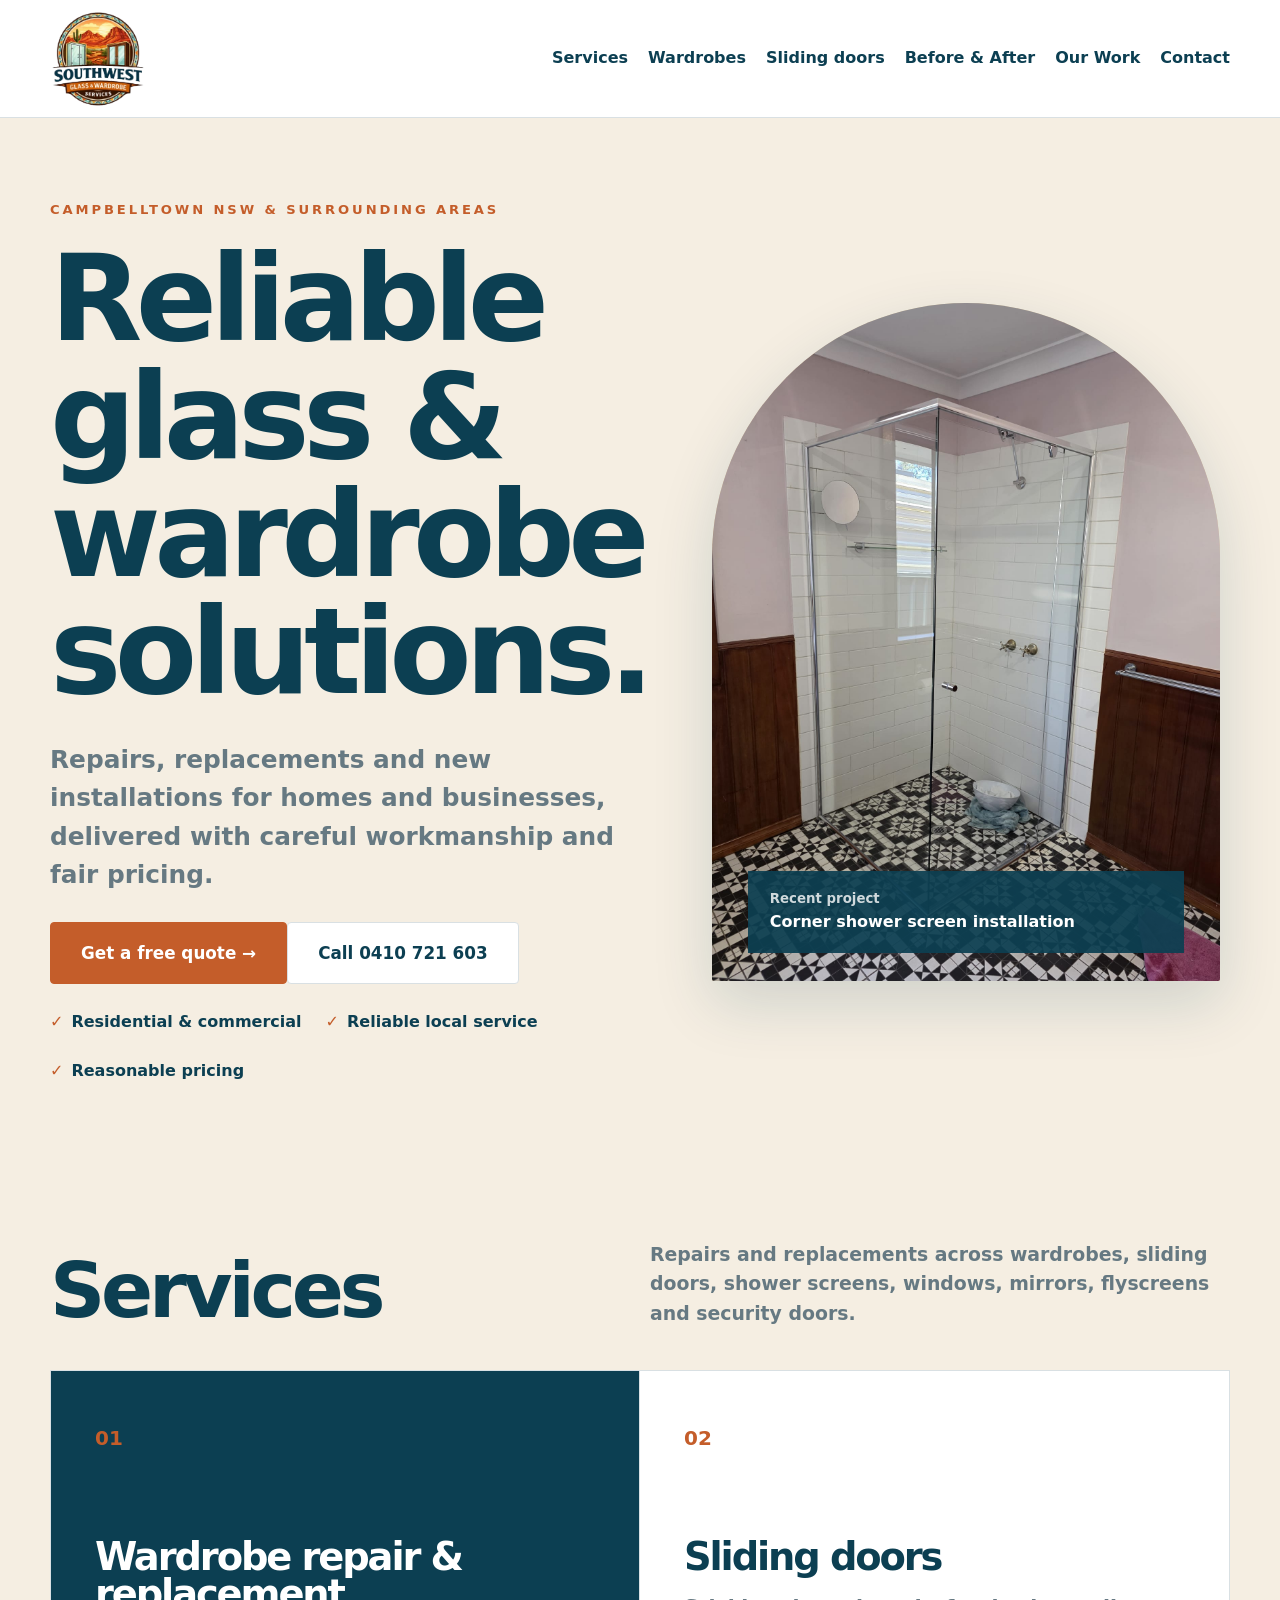
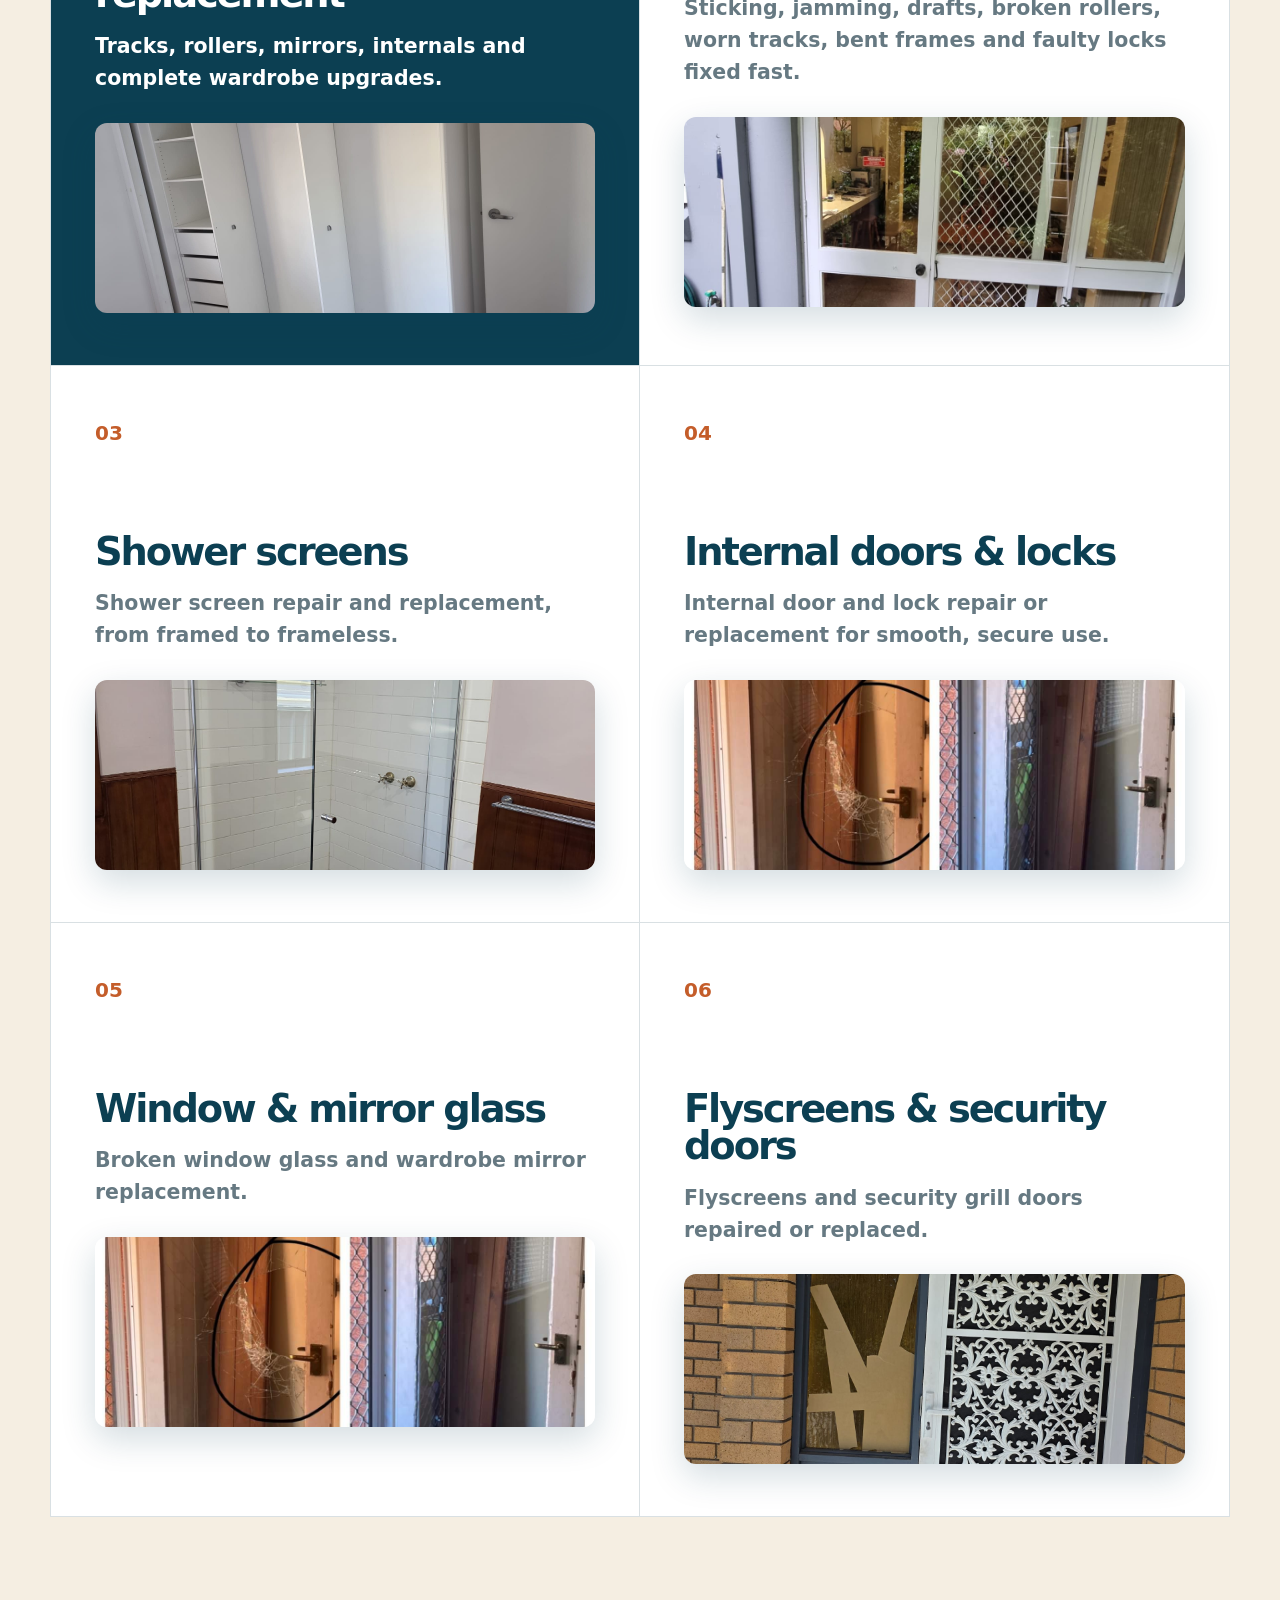
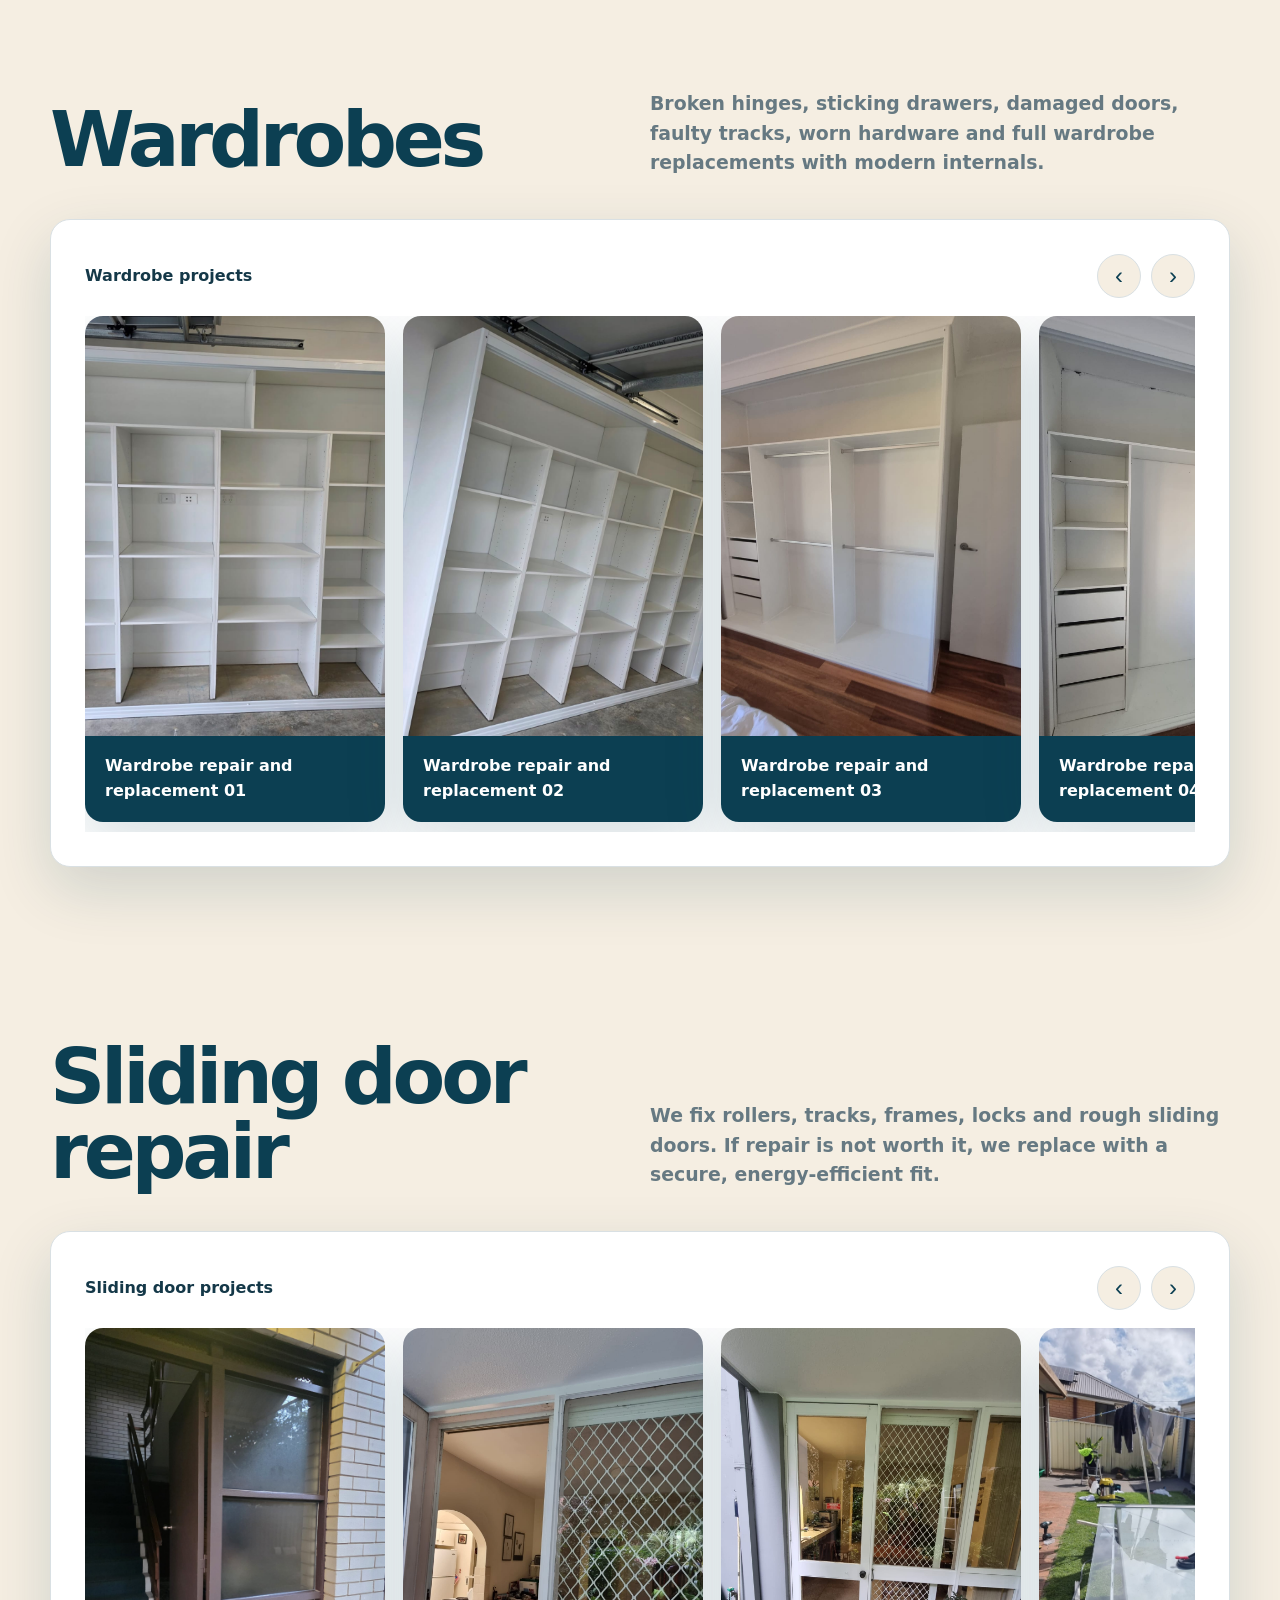
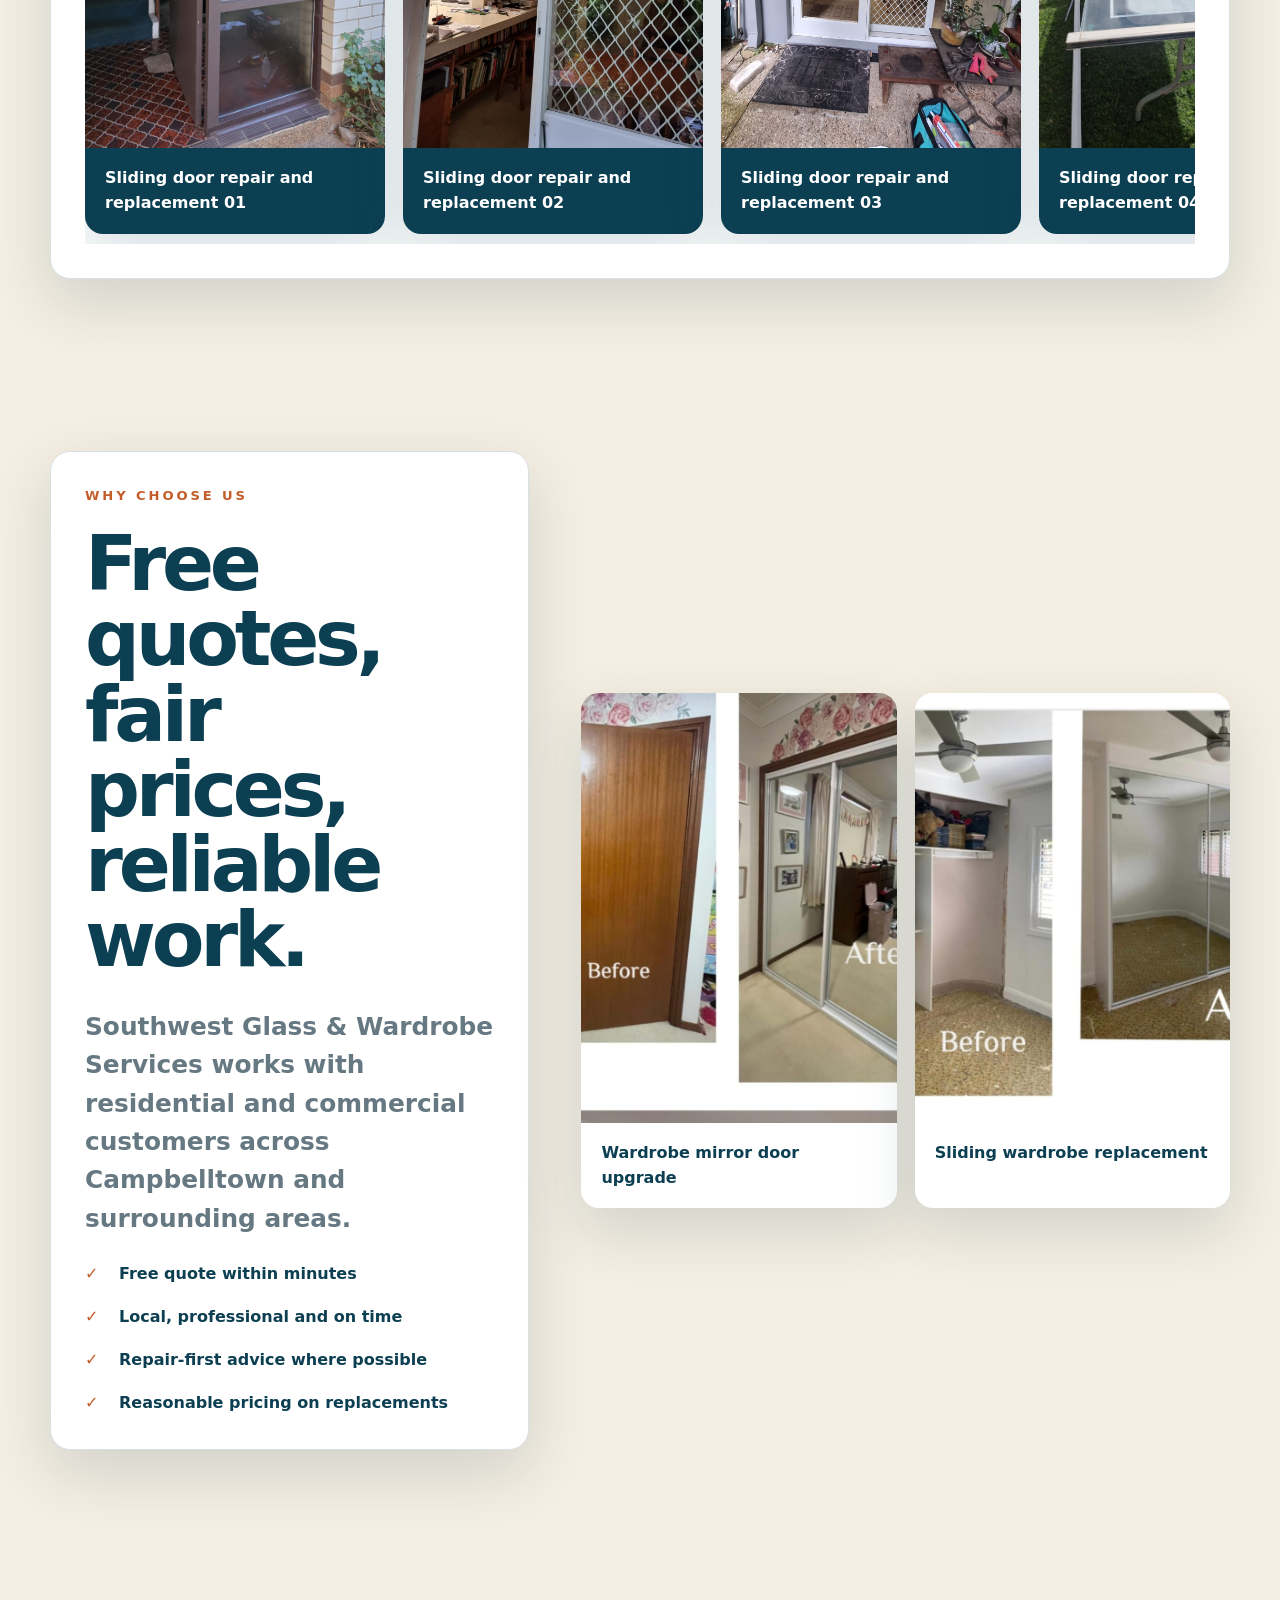
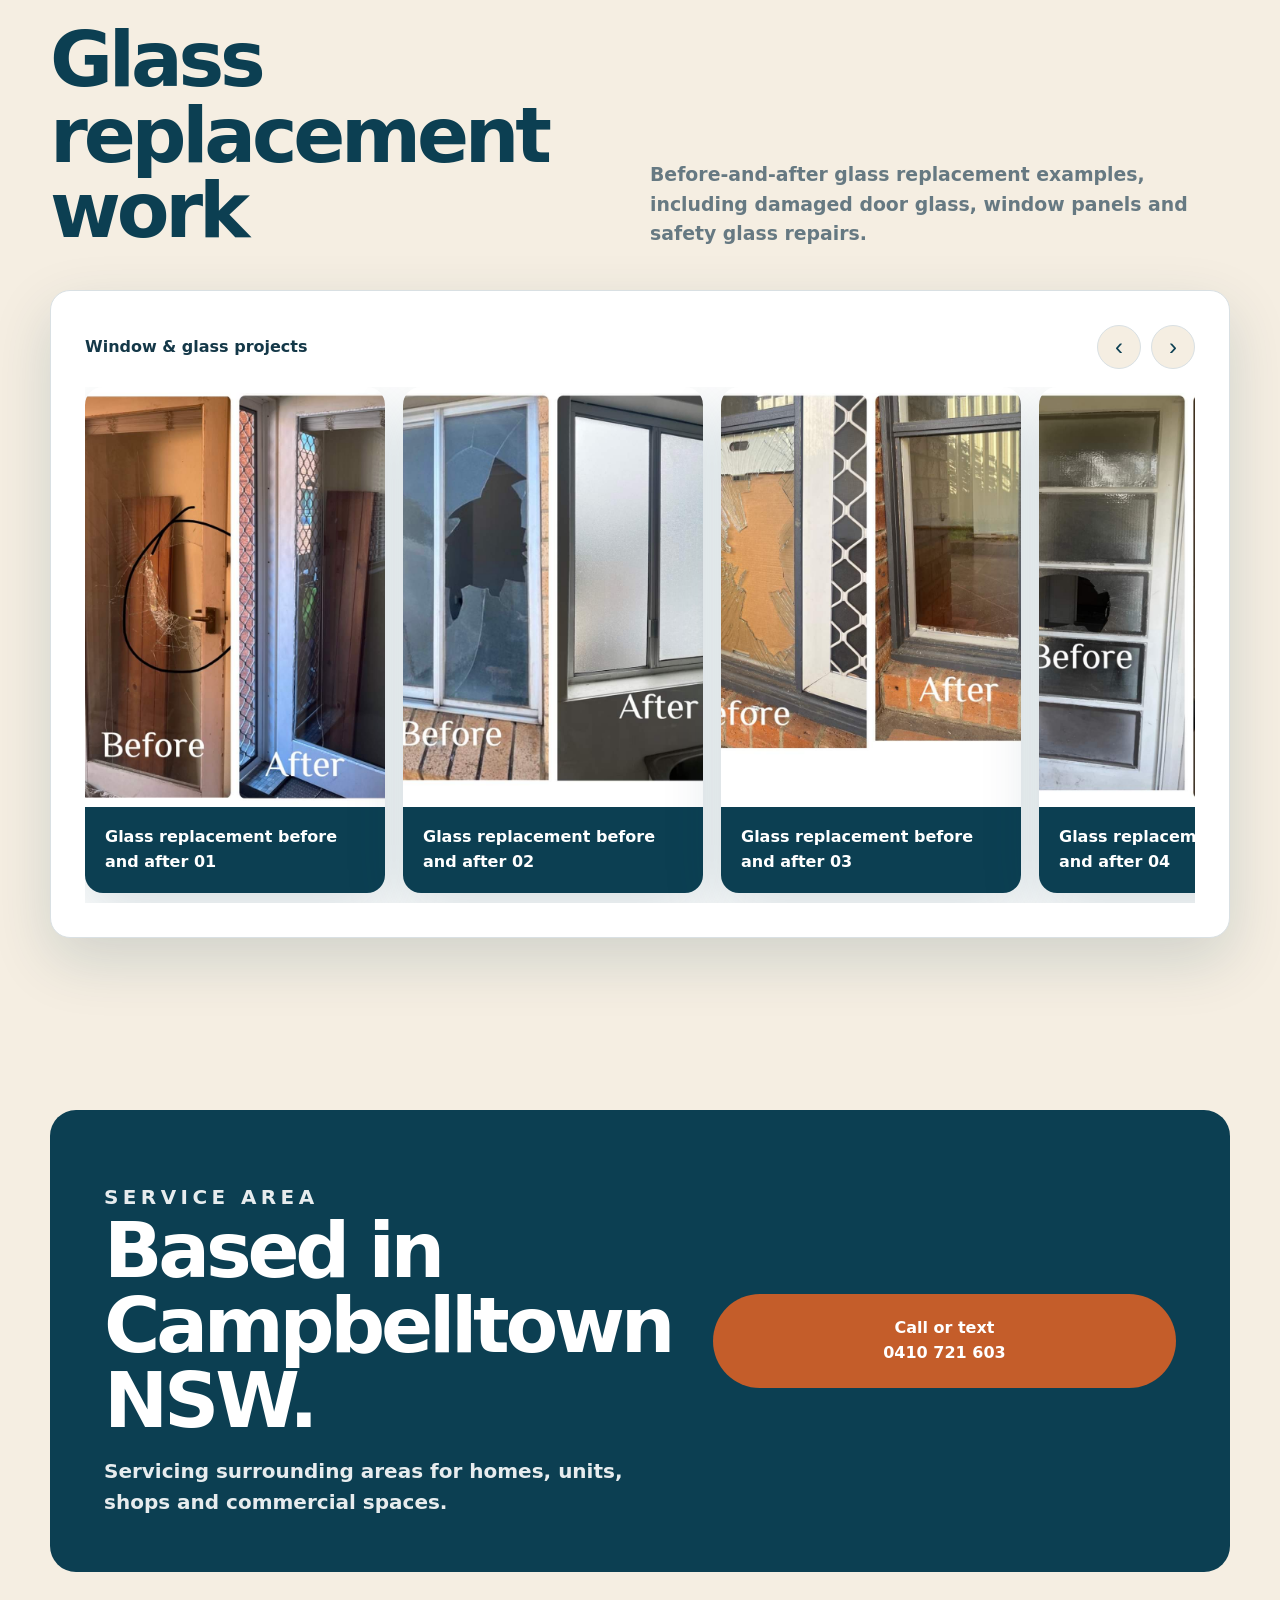
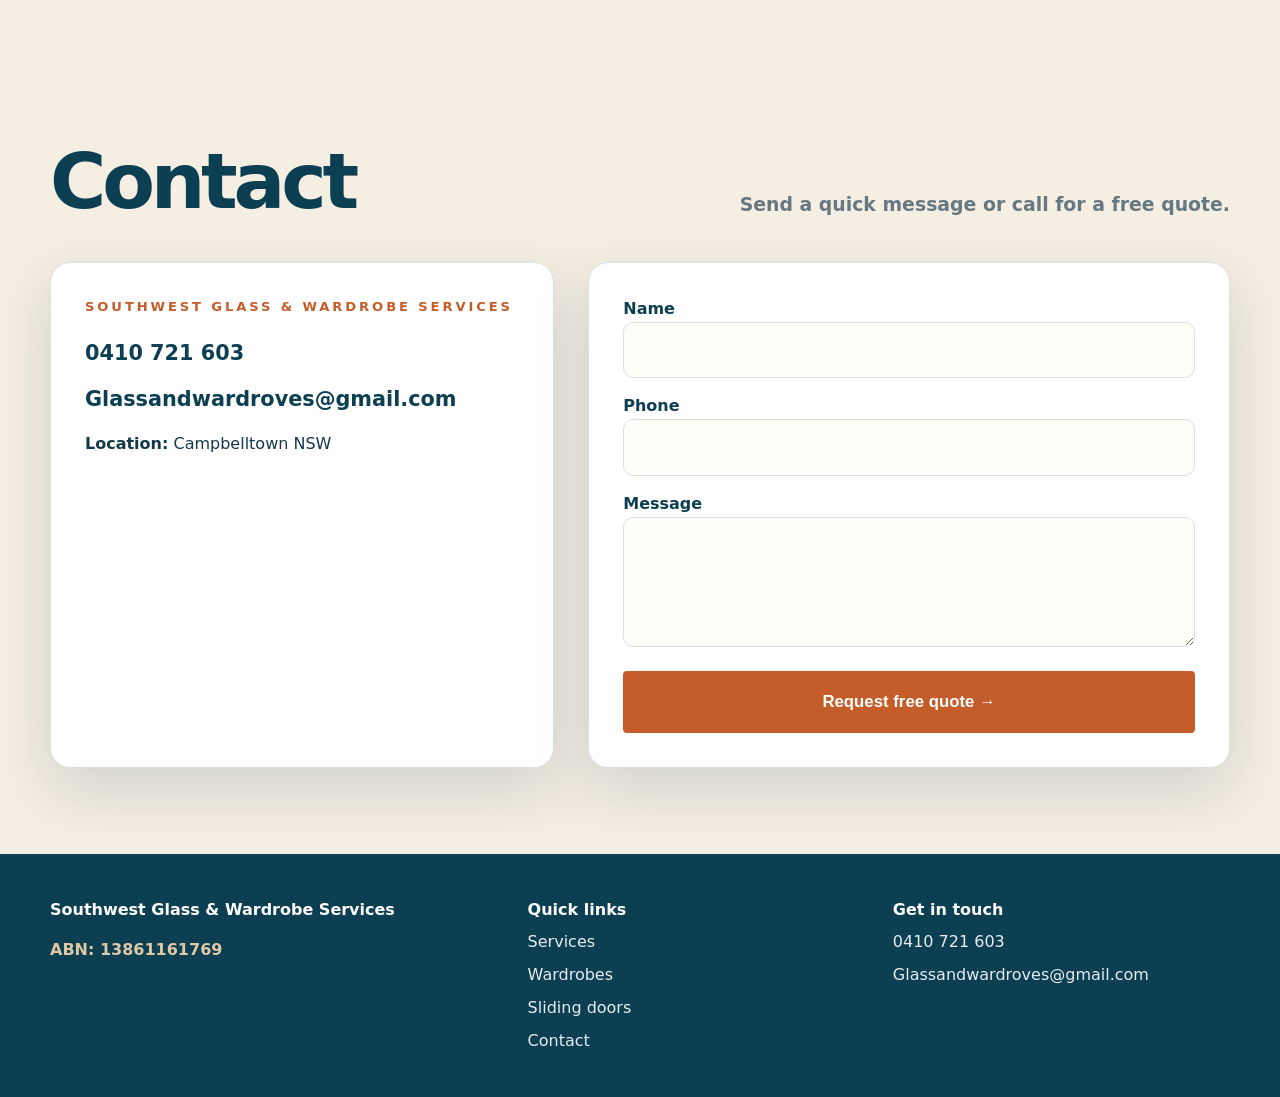
<file: index.html>
<!doctype html>
<html lang="en">
<head>
  <meta charset="utf-8">
  <meta name="viewport" content="width=device-width, initial-scale=1">
  <title>Southwest Glass & Wardrobe Services | Campbelltown NSW</title>
  <meta name="description" content="Glass, wardrobe, sliding door, shower screen, flyscreen and security door repairs and replacements around Campbelltown NSW.">
  <style>
    :root{--navy:#0c3f52;--orange:#c45d2a;--cream:#f5eee2;--tan:#dfc8a6;--ink:#143848;--muted:#667982;--line:#d9e0e3;--white:#fff;--shadow:0 22px 60px rgba(12,63,82,.16)}
    *{box-sizing:border-box}html{scroll-behavior:smooth}body{margin:0;color:var(--ink);background:var(--cream);font-family:Inter,ui-sans-serif,system-ui,-apple-system,BlinkMacSystemFont,"Segoe UI",sans-serif;line-height:1.55}a{color:inherit;text-decoration:none}img{display:block;max-width:100%}.container{width:min(1180px,calc(100% - 44px));margin:auto}.skip{position:absolute;left:10px;top:8px;color:var(--navy)}
    header{height:118px;background:var(--white);border-bottom:1px solid var(--line);position:sticky;top:0;z-index:20}.header-inner{height:100%;display:flex;align-items:center;justify-content:space-between;gap:28px}.brand{width:96px;flex:0 0 96px;display:flex;align-items:center}.brand img{width:96px;height:96px;object-fit:contain}.site-nav{display:flex;align-items:center;gap:20px;font-weight:800;color:var(--navy);white-space:nowrap}.site-nav a:hover{color:var(--orange)}.menu{display:none;width:52px;height:52px;border:0;background:transparent;color:var(--navy);font-size:40px;line-height:1;cursor:pointer}
    .hero{padding:82px 0 70px}.hero-grid{display:grid;grid-template-columns:1.02fr .98fr;gap:64px;align-items:center}.eyebrow{margin:0 0 20px;color:var(--orange);text-transform:uppercase;letter-spacing:.22em;font-weight:900;font-size:.82rem}h1,h2,h3{margin:0;line-height:.98;letter-spacing:-.055em}h1{font-size:clamp(4.2rem,9.8vw,7.5rem);color:var(--navy)}h2{font-size:clamp(2.7rem,6vw,5rem);color:var(--navy)}h3{font-size:clamp(1.7rem,3vw,2.4rem);color:var(--navy)}.lead{margin:30px 0 0;max-width:650px;color:var(--muted);font-size:clamp(1.2rem,2.4vw,1.55rem);font-weight:650}.actions{display:flex;gap:0;margin-top:28px;flex-wrap:wrap}.btn{display:inline-flex;min-height:62px;align-items:center;justify-content:center;padding:0 30px;border-radius:4px;border:1px solid var(--line);font-weight:900;font-size:1.05rem}.primary{background:var(--orange);color:white;border-color:var(--orange)}.secondary{background:white;color:var(--navy)}.ticks{display:flex;gap:24px;flex-wrap:wrap;margin-top:26px;color:var(--navy);font-weight:900}.ticks span:before{content:"✓";color:var(--orange);margin-right:8px}.hero-card{border-radius:999px 999px 8px 8px;overflow:hidden;box-shadow:var(--shadow);position:relative;background:var(--tan);min-height:560px}.hero-card img{width:100%;height:100%;min-height:560px;object-fit:cover}.project-label{position:absolute;left:36px;right:36px;bottom:28px;background:rgba(12,63,82,.92);color:white;padding:18px 22px;font-weight:900}.project-label small{display:block;opacity:.8}
    section{padding:86px 0}.section-head{display:flex;justify-content:space-between;gap:32px;align-items:end;margin-bottom:42px}.section-head p{max-width:580px;margin:0;color:var(--muted);font-weight:650;font-size:1.18rem}.services-grid{display:grid;grid-template-columns:repeat(2,minmax(0,1fr));border:1px solid var(--line);background:white}.service-card{min-height:280px;padding:52px 44px;border-right:1px solid var(--line);border-bottom:1px solid var(--line);background:white;overflow:hidden}.service-card:nth-child(2n){border-right:0}.service-card:nth-last-child(-n+2){border-bottom:0}.service-card.featured{background:var(--navy);color:white}.service-card.featured h3,.service-card.featured p{color:white}.service-card img{width:100%;height:190px;object-fit:cover;border-radius:12px;margin-top:28px;box-shadow:0 12px 34px rgba(12,63,82,.18)}.service-num{color:var(--orange);font-weight:900;margin-bottom:84px;font-size:1.25rem}.service-card p{color:var(--muted);font-size:1.28rem;font-weight:650;margin:18px 0 0}
    .split{display:grid;grid-template-columns:.85fr 1.15fr;gap:52px;align-items:center}.about-box,.contact-card,form,.slider-wrap{background:white;border:1px solid var(--line);border-radius:20px;padding:34px;box-shadow:var(--shadow)}.about-list{display:grid;gap:18px;margin-top:24px}.about-list div{padding-left:34px;position:relative;font-weight:800;color:var(--navy)}.about-list div:before{content:"✓";position:absolute;left:0;color:var(--orange)}.before-after{display:grid;grid-template-columns:repeat(2,1fr);gap:18px}figure{margin:0;background:white;border-radius:18px;overflow:hidden;box-shadow:var(--shadow)}figure img{width:100%;height:430px;object-fit:cover}figcaption{padding:18px 20px;font-weight:900;color:var(--navy)}.slider-top{display:flex;justify-content:space-between;align-items:center;gap:16px;margin-bottom:18px}.slider-controls{display:flex;gap:10px}.slider-controls button{width:44px;height:44px;border-radius:50%;border:1px solid var(--line);background:var(--cream);color:var(--navy);font-size:24px;cursor:pointer}.slider{display:grid;grid-auto-flow:column;grid-auto-columns:minmax(300px,36%);gap:18px;overflow-x:auto;scroll-snap-type:x mandatory;padding-bottom:10px}.slide-card{scroll-snap-align:start}.slide-card img{height:420px}.slide-card figcaption{background:var(--navy);color:white}
    .area{background:var(--navy);color:white;border-radius:26px;padding:54px;display:grid;grid-template-columns:1fr .8fr;gap:30px;align-items:center}.area h2,.area p{color:white}.area p{font-size:1.25rem;font-weight:650;margin:18px 0 0;opacity:.9}.badge{background:var(--orange);color:white;border-radius:999px;padding:22px 28px;font-weight:900;text-align:center}.contact-grid{display:grid;grid-template-columns:.88fr 1.12fr;gap:34px}.contact-card a{display:block;color:var(--navy);font-weight:900;font-size:1.3rem;margin-top:14px}form{display:grid;gap:16px}label{font-weight:900;color:var(--navy)}input,textarea{width:100%;border:1px solid var(--line);border-radius:10px;padding:15px 16px;font:inherit;background:#fffdf8}textarea{min-height:130px;resize:vertical}.submit{border:0;cursor:pointer}footer{background:var(--navy);color:white;padding:44px 0}.footer-grid{display:grid;grid-template-columns:1.2fr .9fr .9fr;gap:28px}footer a{display:block;margin-top:8px;opacity:.9}.abn{color:var(--tan);font-weight:900}
    @media(max-width:1050px){.hero-grid,.split,.contact-grid,.area{grid-template-columns:1fr}.hero-card{max-width:720px}.section-head{display:block}.section-head p{margin-top:18px}}
    @media(max-width:850px){header{height:104px}.container{width:min(100% - 34px,1180px)}.brand,.brand img{width:82px;height:82px}.brand{flex-basis:82px}.menu{display:inline-flex;align-items:center;justify-content:center}.site-nav{position:absolute;top:104px;left:0;right:0;display:none;flex-direction:column;align-items:stretch;gap:0;background:white;border-bottom:1px solid var(--line);padding:0 22px 22px}.site-nav.open{display:flex}.site-nav a{padding:15px 0;border-bottom:1px solid var(--line)}.hero{padding-top:66px}h1{font-size:clamp(3.8rem,14vw,6.7rem)}.services-grid{grid-template-columns:1fr}.service-card{border-right:0}.service-card:nth-last-child(2){border-bottom:1px solid var(--line)}.before-after{grid-template-columns:1fr}.slider{grid-auto-columns:78%}.footer-grid{grid-template-columns:1fr}}
    @media(max-width:600px){header{height:96px}.brand,.brand img{width:74px;height:74px}.brand{flex-basis:74px}.menu{width:48px;height:48px;font-size:38px}.site-nav{top:96px}.hero{padding:48px 0 46px}.actions{display:grid;grid-template-columns:1fr}.btn{width:100%}.hero-card,.hero-card img{min-height:410px}section{padding:58px 0}.service-card{padding:38px 28px}.service-num{margin-bottom:54px}figure img,.slide-card img{height:360px}.slider{grid-auto-columns:88%}.area{padding:34px 24px}.contact-card,form{padding:26px}}
  </style>
</head>
<body>
  <a class="skip" href="#main">Skip to content</a>
  <header id="home"><div class="container header-inner"><a class="brand" href="#home" aria-label="Southwest Glass & Wardrobe Services home"><img src="assets/southwest-logo.png" alt="Southwest Glass & Wardrobe Services logo"></a><button class="menu" type="button" aria-label="Open menu" aria-expanded="false">☰</button><nav class="site-nav" aria-label="Main navigation"><a href="#services">Services</a><a href="#wardrobes">Wardrobes</a><a href="#sliding-doors">Sliding doors</a><a href="#before-after">Before &amp; After</a><a href="#work">Our Work</a><a href="#contact">Contact</a></nav></div></header>
  <main id="main">
    <section class="hero"><div class="container hero-grid"><div><p class="eyebrow">Campbelltown NSW &amp; surrounding areas</p><h1>Reliable glass &amp; wardrobe solutions.</h1><p class="lead">Repairs, replacements and new installations for homes and businesses, delivered with careful workmanship and fair pricing.</p><div class="actions"><a class="btn primary" href="#contact">Get a free quote →</a><a class="btn secondary" href="tel:0410721603">Call 0410 721 603</a></div><div class="ticks"><span>Residential &amp; commercial</span><span>Reliable local service</span><span>Reasonable pricing</span></div></div><div class="hero-card"><img src="assets/work/hero-shower.jpeg" alt="Recent shower screen installation"><div class="project-label"><small>Recent project</small>Corner shower screen installation</div></div></div></section>
    <section id="services"><div class="container"><div class="section-head"><h2>Services</h2><p>Repairs and replacements across wardrobes, sliding doors, shower screens, windows, mirrors, flyscreens and security doors.</p></div><div class="services-grid"><article class="service-card featured"><div class="service-num">01</div><h3>Wardrobe repair &amp; replacement</h3><p>Tracks, rollers, mirrors, internals and complete wardrobe upgrades.</p><img src="assets/wardrobes/wardrobe-08.jpeg" alt="Wardrobe repair and replacement"></article><article class="service-card"><div class="service-num">02</div><h3>Sliding doors</h3><p>Sticking, jamming, drafts, broken rollers, worn tracks, bent frames and faulty locks fixed fast.</p><img src="assets/sliding-doors/sliding-03.jpeg" alt="Sliding door repair"></article><article class="service-card"><div class="service-num">03</div><h3>Shower screens</h3><p>Shower screen repair and replacement, from framed to frameless.</p><img src="assets/work/hero-shower.jpeg" alt="Shower screen replacement"></article><article class="service-card"><div class="service-num">04</div><h3>Internal doors &amp; locks</h3><p>Internal door and lock repair or replacement for smooth, secure use.</p><img src="assets/glass-slider/glass-01.jpeg" alt="Internal glass door repair"></article><article class="service-card"><div class="service-num">05</div><h3>Window &amp; mirror glass</h3><p>Broken window glass and wardrobe mirror replacement.</p><img src="assets/glass-slider/glass-01.jpeg" alt="Window glass replacement"></article><article class="service-card"><div class="service-num">06</div><h3>Flyscreens &amp; security doors</h3><p>Flyscreens and security grill doors repaired or replaced.</p><img src="assets/sliding-doors/sliding-11.jpeg" alt="Security screen door repair"></article></div></div></section>
    <section id="wardrobes"><div class="container"><div class="section-head"><h2>Wardrobes</h2><p>Broken hinges, sticking drawers, damaged doors, faulty tracks, worn hardware and full wardrobe replacements with modern internals.</p></div><div class="slider-wrap"><div class="slider-top"><strong>Wardrobe projects</strong><div class="slider-controls"><button data-slider="wardrobe" data-dir="-1">‹</button><button data-slider="wardrobe" data-dir="1">›</button></div></div><div class="slider" id="wardrobe-slider"></div></div></div></section>
    <section id="sliding-doors"><div class="container"><div class="section-head"><h2>Sliding door repair</h2><p>We fix rollers, tracks, frames, locks and rough sliding doors. If repair is not worth it, we replace with a secure, energy-efficient fit.</p></div><div class="slider-wrap"><div class="slider-top"><strong>Sliding door projects</strong><div class="slider-controls"><button data-slider="sliding" data-dir="-1">‹</button><button data-slider="sliding" data-dir="1">›</button></div></div><div class="slider" id="sliding-slider"></div></div></div></section>
    <section id="before-after"><div class="container split"><div class="about-box"><p class="eyebrow">Why choose us</p><h2>Free quotes, fair prices, reliable work.</h2><p class="lead">Southwest Glass &amp; Wardrobe Services works with residential and commercial customers across Campbelltown and surrounding areas.</p><div class="about-list"><div>Free quote within minutes</div><div>Local, professional and on time</div><div>Repair-first advice where possible</div><div>Reasonable pricing on replacements</div></div></div><div class="before-after"><figure><img src="assets/work/before-after-1.jpeg" alt="Wardrobe before and after"><figcaption>Wardrobe mirror door upgrade</figcaption></figure><figure><img src="assets/work/before-after-2.jpeg" alt="Wardrobe before and after"><figcaption>Sliding wardrobe replacement</figcaption></figure></div></div></section>
    <section id="work"><div class="container"><div class="section-head"><h2>Glass replacement work</h2><p>Before-and-after glass replacement examples, including damaged door glass, window panels and safety glass repairs.</p></div><div class="slider-wrap"><div class="slider-top"><strong>Window &amp; glass projects</strong><div class="slider-controls"><button data-slider="glass" data-dir="-1">‹</button><button data-slider="glass" data-dir="1">›</button></div></div><div class="slider" id="glass-slider"></div></div></div></section>
    <section><div class="container area"><div><p class="eyebrow">Service area</p><h2>Based in Campbelltown NSW.</h2><p>Servicing surrounding areas for homes, units, shops and commercial spaces.</p></div><div class="badge">Call or text<br>0410 721 603</div></div></section>
    <section id="contact"><div class="container"><div class="section-head"><h2>Contact</h2><p>Send a quick message or call for a free quote.</p></div><div class="contact-grid"><div class="contact-card"><p class="eyebrow">Southwest Glass &amp; Wardrobe Services</p><a href="tel:0410721603">0410 721 603</a><a href="mailto:Glassandwardroves@gmail.com">Glassandwardroves@gmail.com</a><p><strong>Location:</strong> Campbelltown NSW</p></div><form action="mailto:Glassandwardroves@gmail.com" method="post" enctype="text/plain"><div><label for="name">Name</label><input id="name" name="name" autocomplete="name" required></div><div><label for="phone">Phone</label><input id="phone" name="phone" autocomplete="tel" required></div><div><label for="message">Message</label><textarea id="message" name="message" required></textarea></div><button class="btn primary submit" type="submit">Request free quote →</button></form></div></div></section>
  </main>
  <footer><div class="container footer-grid"><div><strong>Southwest Glass &amp; Wardrobe Services</strong><p class="abn">ABN: 13861161769</p></div><div><strong>Quick links</strong><a href="#services">Services</a><a href="#wardrobes">Wardrobes</a><a href="#sliding-doors">Sliding doors</a><a href="#contact">Contact</a></div><div><strong>Get in touch</strong><a href="tel:0410721603">0410 721 603</a><a href="mailto:Glassandwardroves@gmail.com">Glassandwardroves@gmail.com</a></div></div></footer>
  <script>
    const menu=document.querySelector('.menu'),nav=document.querySelector('.site-nav');menu.addEventListener('click',()=>{const o=nav.classList.toggle('open');menu.setAttribute('aria-expanded',String(o))});nav.querySelectorAll('a').forEach(a=>a.addEventListener('click',()=>{nav.classList.remove('open');menu.setAttribute('aria-expanded','false')}));
    const galleries={wardrobe:Array.from({length:17},(_,i)=>`assets/wardrobes/wardrobe-${String(i+1).padStart(2,'0')}.jpeg`),sliding:Array.from({length:14},(_,i)=>`assets/sliding-doors/sliding-${String(i+1).padStart(2,'0')}.jpeg`),glass:Array.from({length:7},(_,i)=>`assets/glass-slider/glass-${String(i+1).padStart(2,'0')}.jpeg`)};
    const labels={wardrobe:'Wardrobe repair and replacement',sliding:'Sliding door repair and replacement',glass:'Glass replacement before and after'};Object.entries(galleries).forEach(([k,imgs])=>{document.getElementById(`${k}-slider`).innerHTML=imgs.map((src,i)=>`<figure class="slide-card"><img src="${src}" alt="${labels[k]} photo ${i+1}" loading="lazy"><figcaption>${labels[k]} ${String(i+1).padStart(2,'0')}</figcaption></figure>`).join('')});document.querySelectorAll('[data-slider]').forEach(b=>b.addEventListener('click',()=>document.getElementById(`${b.dataset.slider}-slider`).scrollBy({left:Number(b.dataset.dir)*document.getElementById(`${b.dataset.slider}-slider`).clientWidth*.85,behavior:'smooth'})));
  </script>
</body>
</html>
</file>
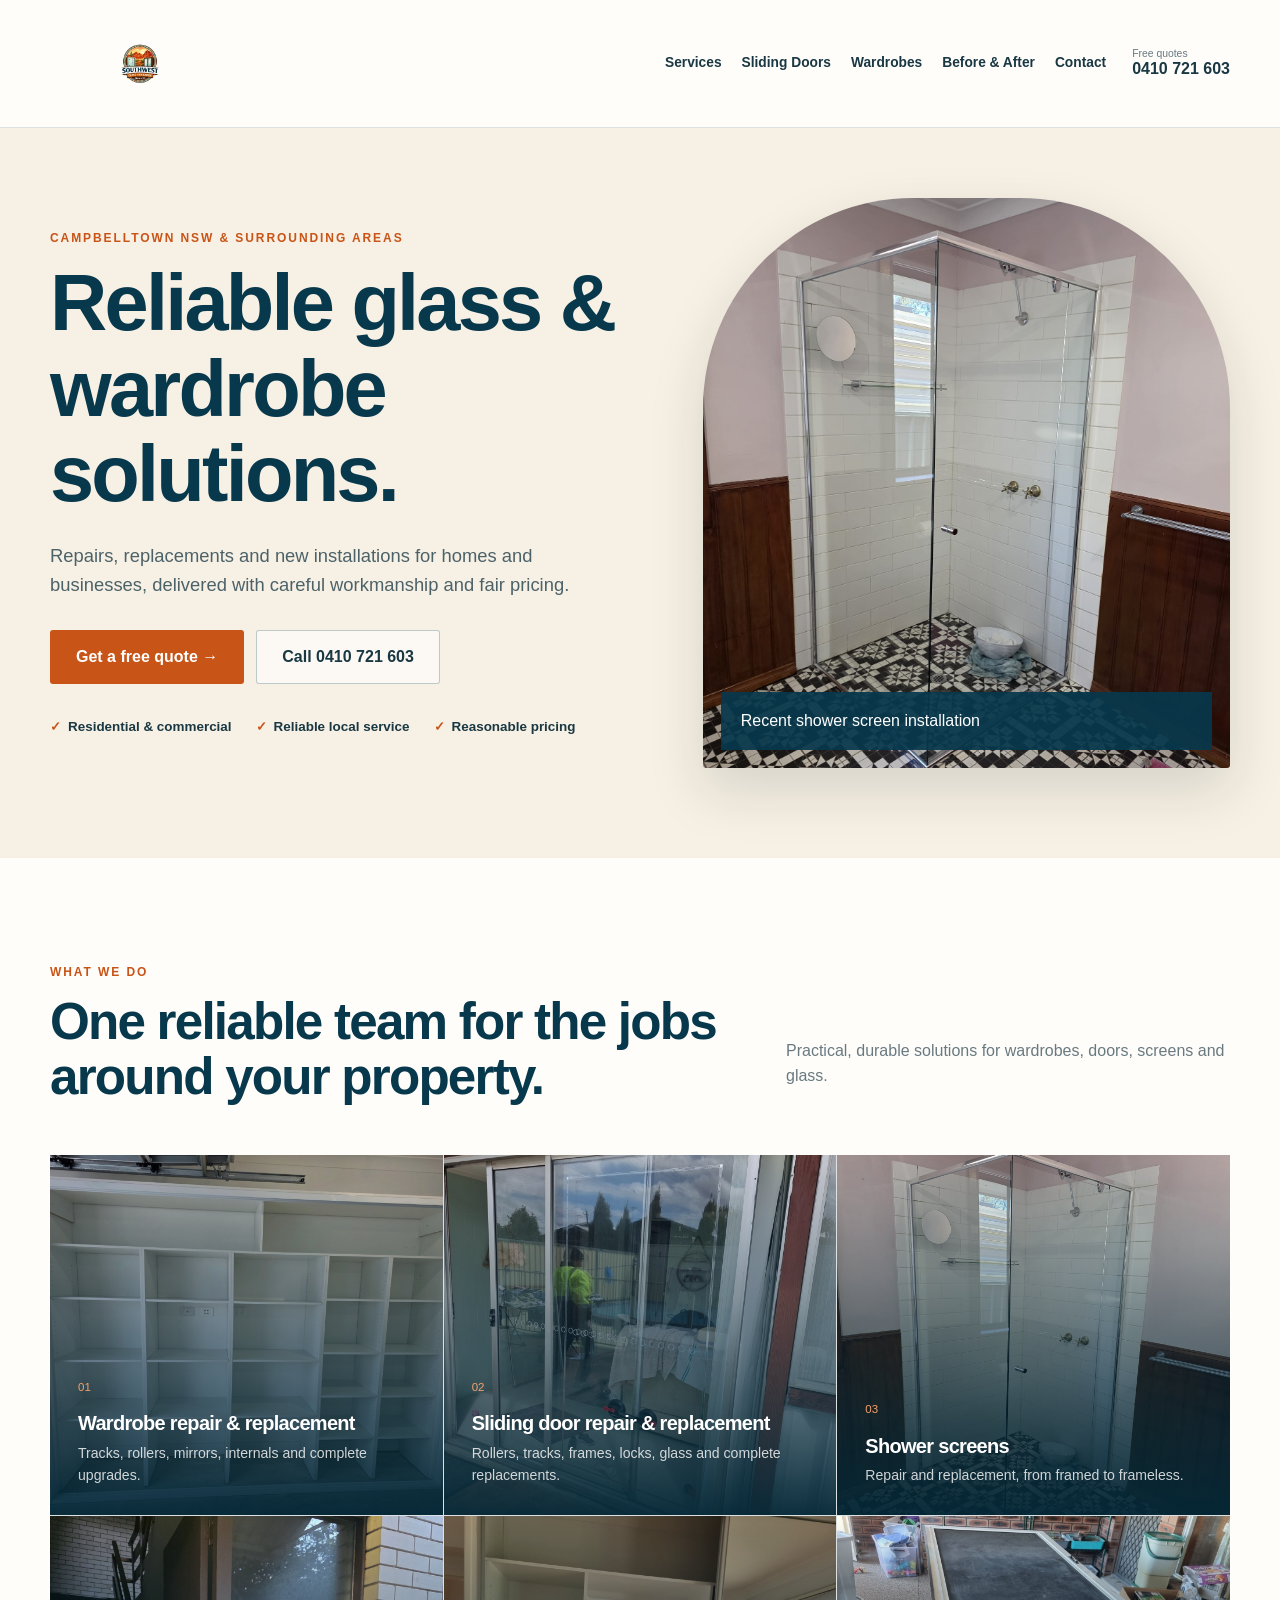
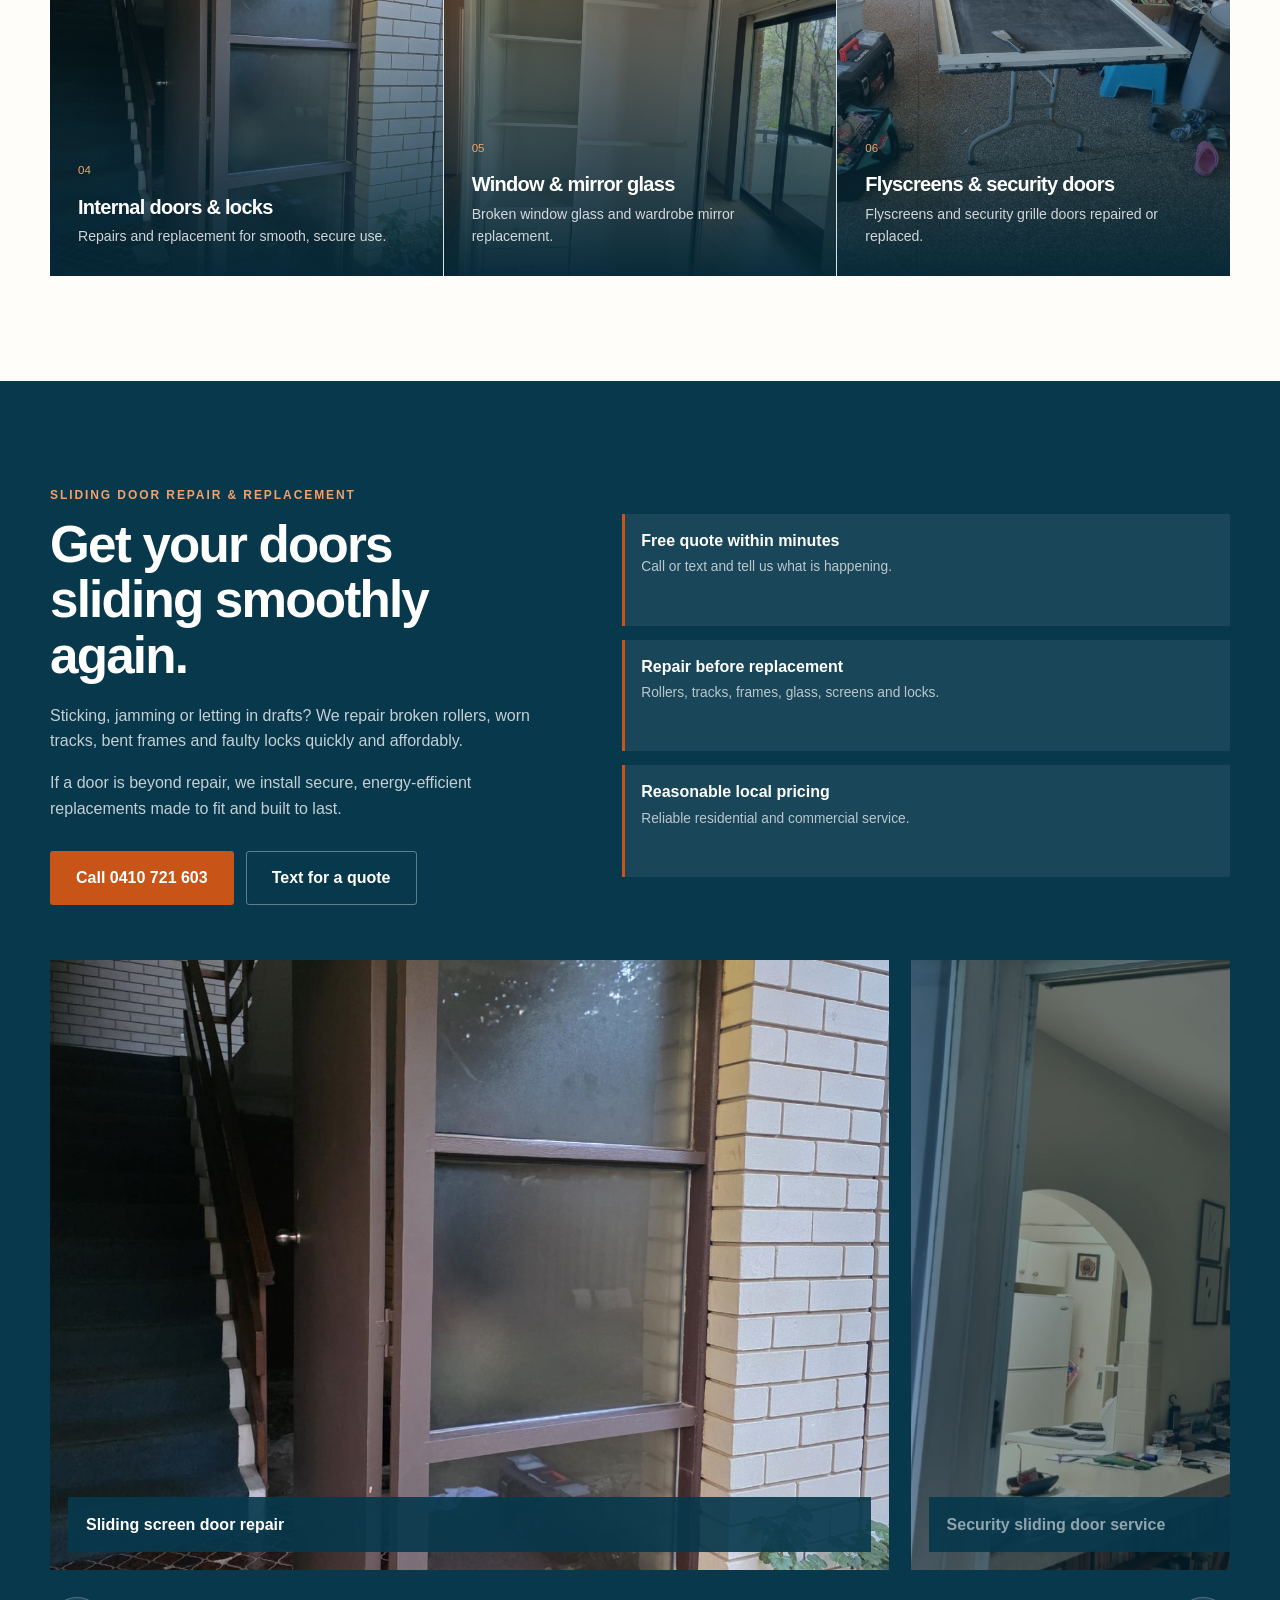
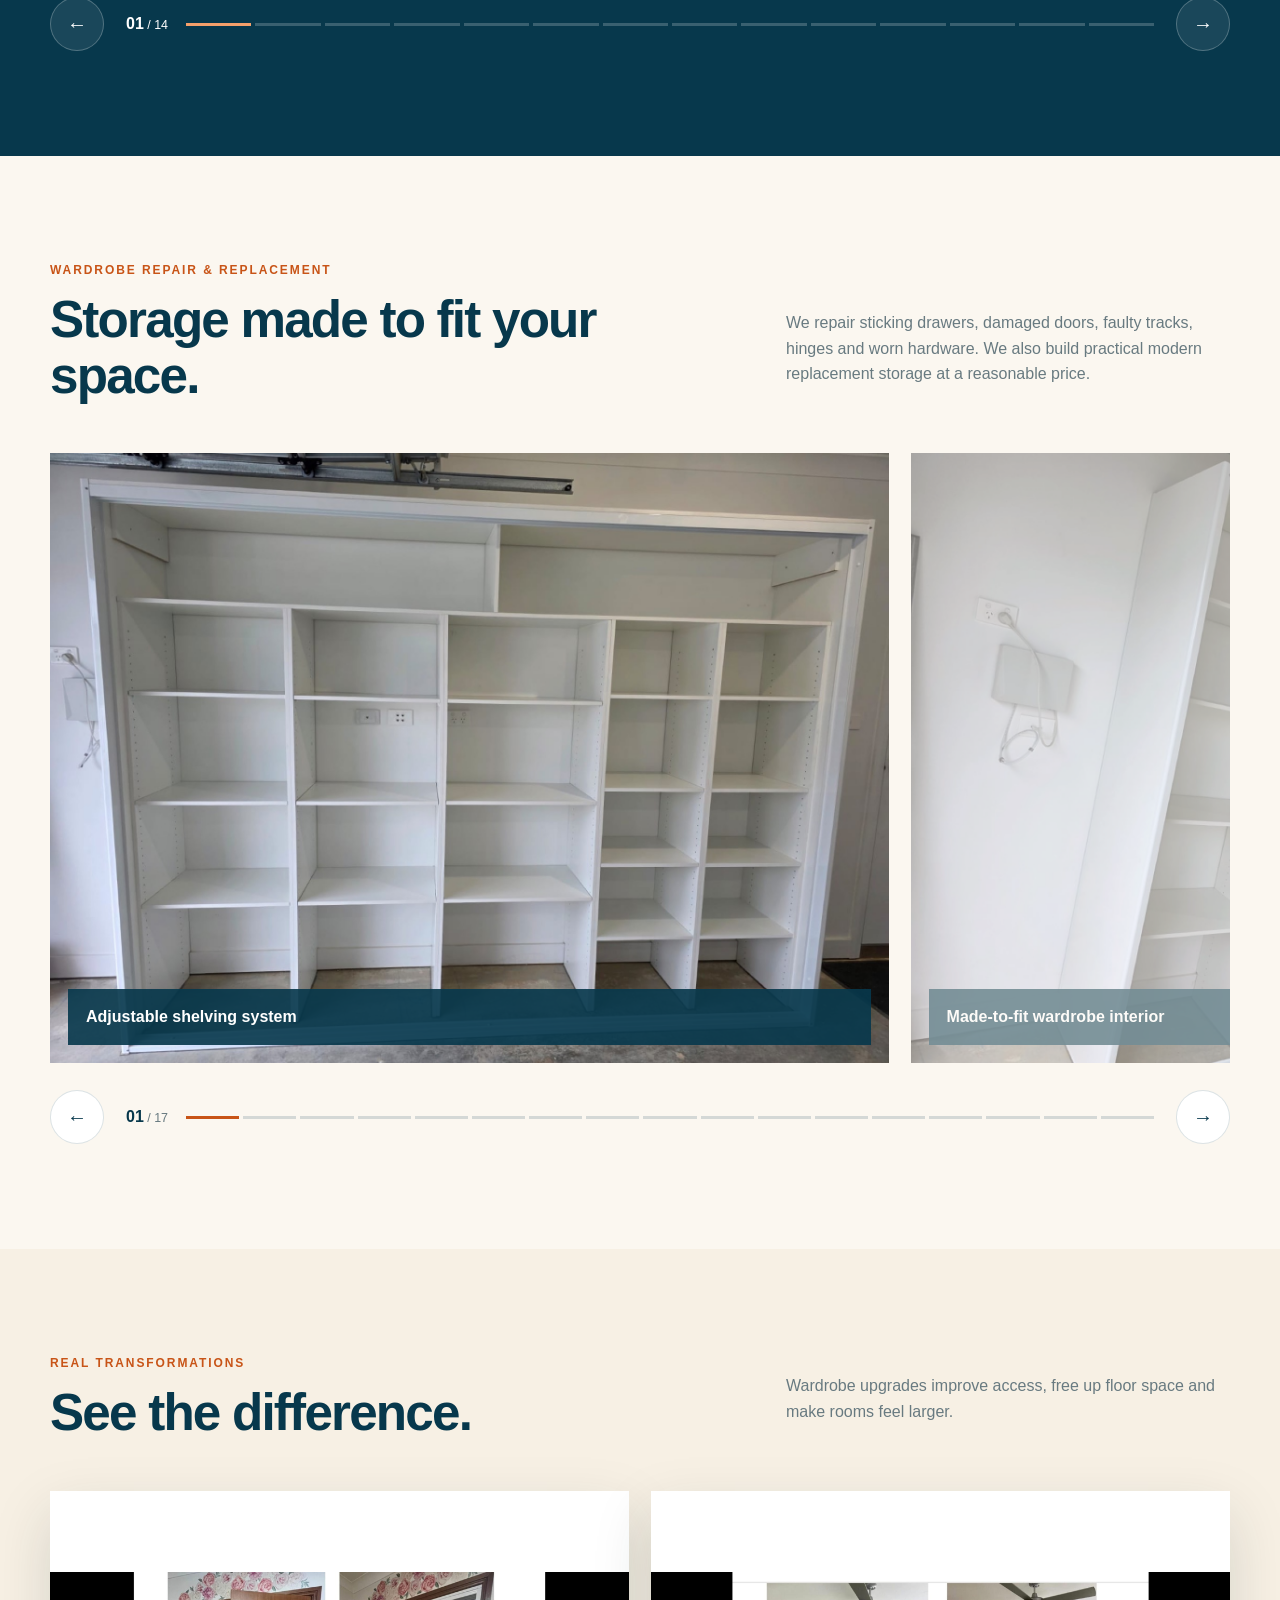
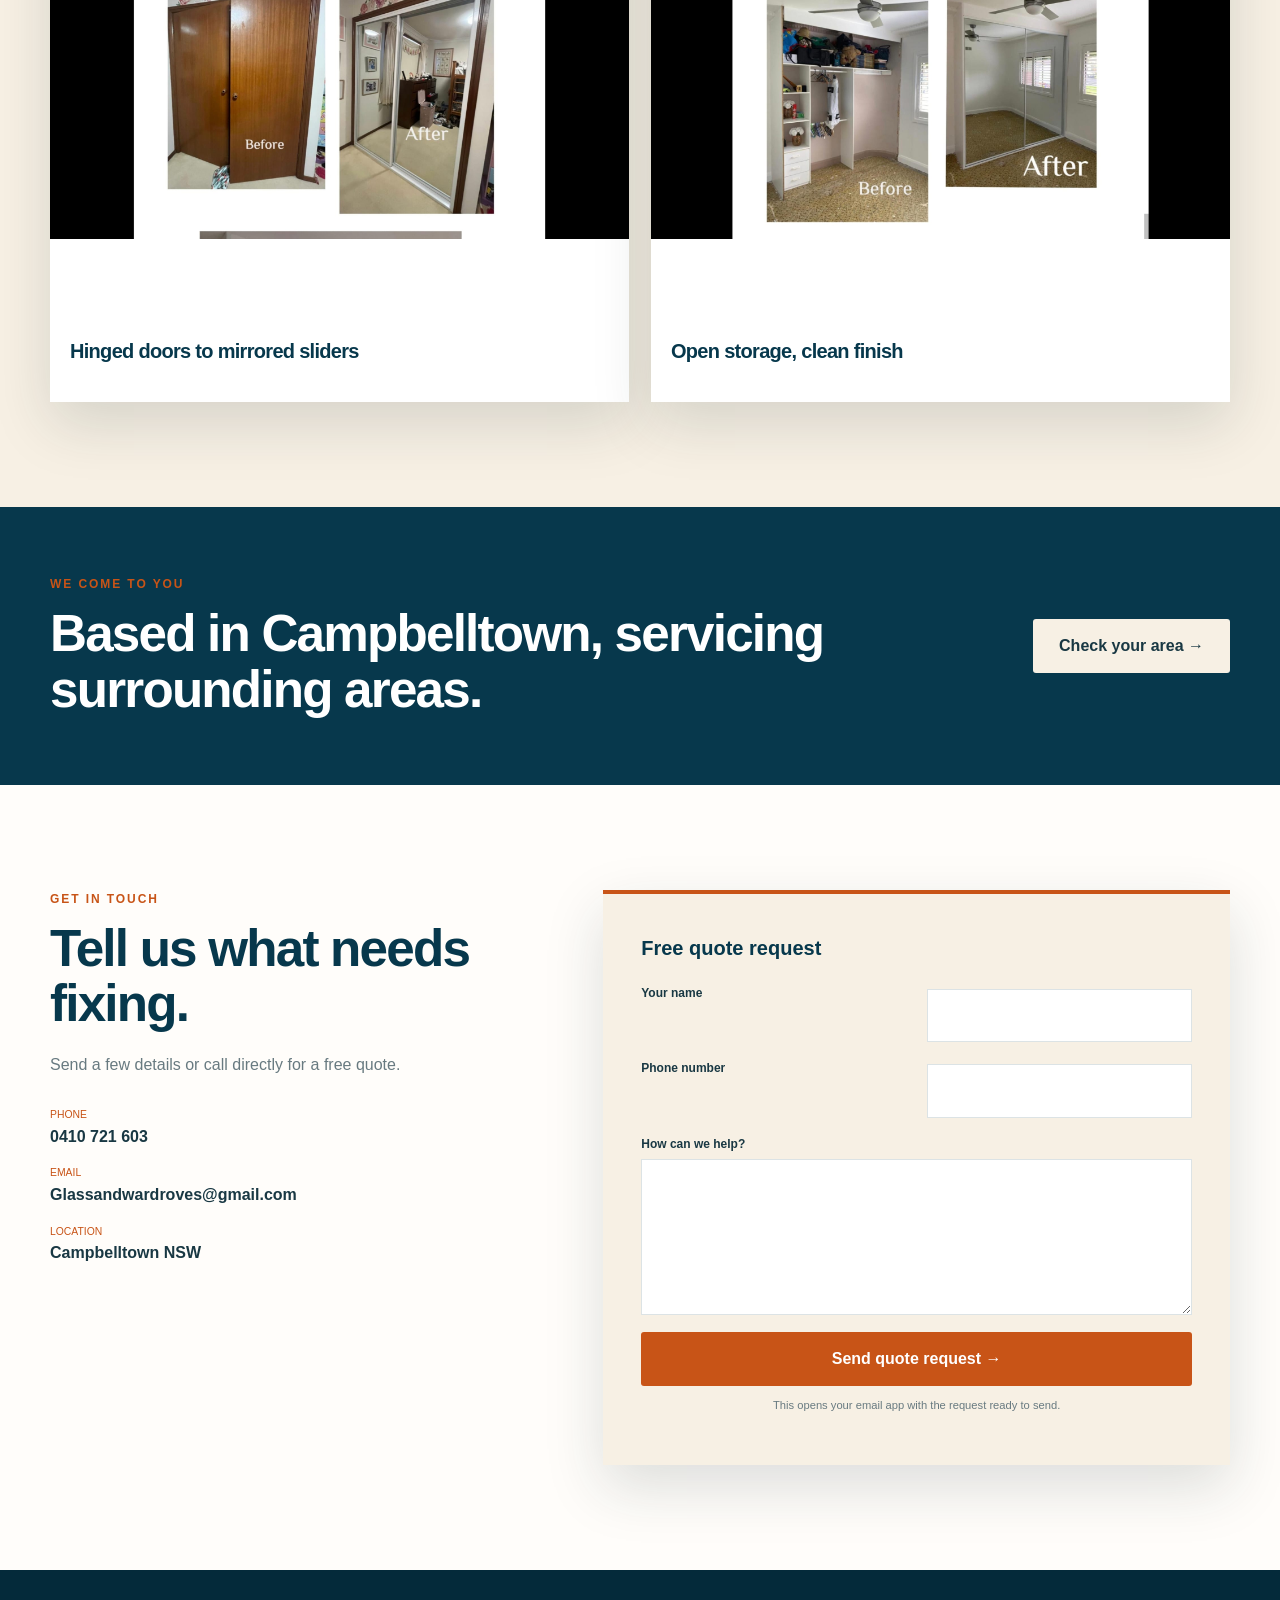
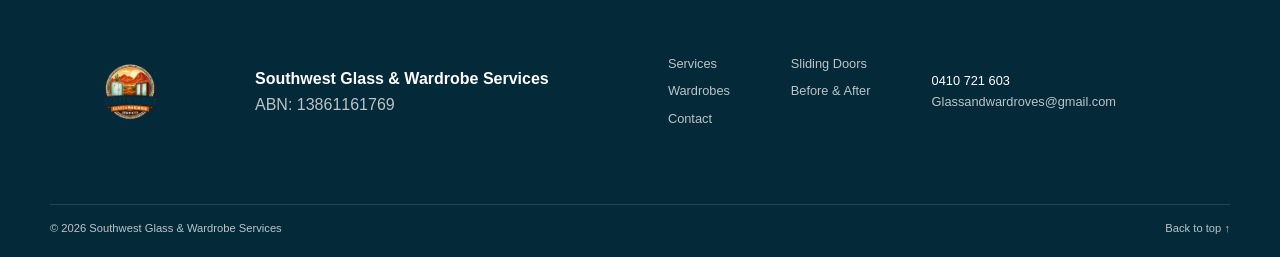
<file: southwest-website/index.html>
<!doctype html>
<html lang="en">
<head>
  <meta charset="utf-8">
  <meta name="viewport" content="width=device-width,initial-scale=1">
  <meta name="description" content="Glass, wardrobe, shower screen and sliding door repairs and replacements in Campbelltown NSW.">
  <meta name="theme-color" content="#07384c">
  <title>Southwest Glass & Wardrobe Services | Campbelltown NSW</title>
  <style>
    :root{--navy:#07384c;--orange:#c85417;--cream:#f7f0e4;--white:#fffdfa;--ink:#193843;--muted:#687a80;--line:rgba(7,56,76,.14);--shadow:0 22px 55px rgba(30,45,46,.15)}
    *{box-sizing:border-box}html{scroll-behavior:smooth}body{margin:0;background:var(--white);color:var(--ink);font-family:Arial,Helvetica,sans-serif;line-height:1.6}body.menu-open{overflow:hidden}img{display:block;max-width:100%}a{color:inherit;text-decoration:none}button,input,textarea{font:inherit}.container{width:min(1180px,calc(100% - 40px));margin:auto}.skip{position:fixed;z-index:100;top:8px;left:8px;padding:8px 12px;background:var(--navy);color:white;transform:translateY(-160%)}.skip:focus{transform:none}.eyebrow{margin:0 0 12px;color:var(--orange);font-size:.75rem;font-weight:700;letter-spacing:.16em;text-transform:uppercase}h1,h2,h3{margin-top:0;color:var(--navy);line-height:1.08;letter-spacing:-.035em}h1{max-width:760px;margin-bottom:24px;font-size:clamp(3.2rem,6.2vw,6.4rem)}h2{margin-bottom:20px;font-size:clamp(2.35rem,4vw,4rem)}h3{font-size:1.25rem}.section{padding:105px 0}.button{display:inline-flex;min-height:54px;align-items:center;justify-content:center;padding:0 25px;border:1px solid transparent;border-radius:3px;font-weight:700;transition:.2s}.button:hover{transform:translateY(-2px)}.primary{background:var(--orange);color:white}.outline{border-color:rgba(7,56,76,.25);background:rgba(255,255,255,.6)}
    header{position:relative;z-index:30;height:128px;border-bottom:1px solid var(--line);background:var(--white)}.header-inner{display:flex;height:100%;align-items:center}.brand{width:180px;flex:0 0 180px;margin-right:auto}.brand img{width:100%;height:110px;object-fit:contain}.site-nav{display:flex;align-items:center;gap:20px;margin-right:26px;font-size:.86rem;font-weight:600}.site-nav a:hover{color:var(--orange)}.call{display:flex;flex-direction:column;line-height:1.15;white-space:nowrap}.call small{color:var(--muted);font-size:.65rem}.menu{display:none;width:44px;height:44px;padding:9px;border:0;background:none}.menu span{display:block;height:2px;margin:5px;background:var(--navy)}
    .hero{padding:70px 0 90px;background:var(--cream)}.hero-grid{display:grid;grid-template-columns:1.05fr .95fr;align-items:center;gap:70px}.lead{max-width:650px;color:#4c6269;font-size:1.15rem}.actions{display:flex;flex-wrap:wrap;gap:12px;margin-top:30px}.trust{display:flex;flex-wrap:wrap;gap:24px;margin:32px 0 0;padding:0;list-style:none;font-size:.84rem;font-weight:600}.trust li:before{content:"✓";margin-right:7px;color:var(--orange)}.hero-photo{position:relative;margin:0}.hero-photo img{width:100%;height:570px;border-radius:210px 210px 3px 3px;object-fit:cover;box-shadow:var(--shadow)}.hero-photo figcaption{position:absolute;right:18px;bottom:18px;left:18px;padding:16px 20px;background:rgba(7,56,76,.92);color:white}
    .heading{display:grid;grid-template-columns:1.2fr .8fr;align-items:end;gap:70px;margin-bottom:50px}.heading h2{margin:0}.heading>p,.muted{color:var(--muted)}.services{display:grid;grid-template-columns:repeat(3,1fr);gap:1px;background:var(--line)}.services article{position:relative;overflow:hidden;min-height:360px;background:var(--navy);isolation:isolate}.services article:after{content:"";position:absolute;z-index:-1;inset:0;background:linear-gradient(transparent,rgba(4,39,54,.96))}.services img{position:absolute;z-index:-2;width:100%;height:100%;object-fit:cover}.services article>div{position:absolute;right:0;bottom:0;left:0;padding:28px}.services span{color:#f4a06b;font-size:.72rem}.services h3{margin:15px 0 7px;color:white}.services p{margin:0;color:rgba(255,255,255,.8);font-size:.88rem}
    .sliding-section{overflow:hidden;background:var(--navy);color:white}.sliding-intro{display:grid;grid-template-columns:.9fr 1.1fr;gap:75px;margin-bottom:55px}.sliding-intro h2{color:white}.sliding-intro .eyebrow{color:#f4a06b}.sliding-intro p{color:rgba(255,255,255,.76)}.sliding-points{display:grid;gap:14px;margin:28px 0;padding:0;list-style:none}.sliding-points li{padding:14px 16px;border-left:3px solid var(--orange);background:rgba(255,255,255,.07)}.sliding-points strong{display:block;color:white}.sliding-points span{color:rgba(255,255,255,.7);font-size:.86rem}.sliding-section .outline{border-color:rgba(255,255,255,.35);color:white;background:transparent}.gallery-section{overflow:hidden;background:#fbf7f0}.viewport{overflow:hidden}.track{display:flex;gap:22px;transition:transform .55s cubic-bezier(.22,.61,.36,1)}.track figure{position:relative;flex:0 0 calc(72% - 11px);height:610px;margin:0;overflow:hidden;background:#ddd;opacity:.55;transition:.4s}.track figure.active{opacity:1}.track img{width:100%;height:100%;object-fit:cover}.track figcaption{position:absolute;right:18px;bottom:18px;left:18px;padding:15px 18px;background:rgba(7,56,76,.9);color:white;font-weight:700}.controls{display:flex;align-items:center;gap:22px;margin-top:27px}.controls>button{display:grid;width:54px;height:54px;flex:0 0 54px;place-items:center;border:1px solid var(--line);border-radius:50%;background:white;color:var(--navy);font-size:1.25rem;cursor:pointer}.progress{display:flex;min-width:0;flex:1;align-items:center;gap:18px}.progress>span{white-space:nowrap;color:var(--muted);font-size:.78rem}.progress strong{color:var(--navy);font-size:1rem}.dots{display:flex;flex:1;gap:4px}.dot{height:3px;flex:1;padding:0;border:0;background:rgba(7,56,76,.16)}.dot.active{background:var(--orange)}.sliding-section .progress span,.sliding-section .progress strong{color:white}.sliding-section .controls>button{border-color:rgba(255,255,255,.24);background:rgba(255,255,255,.08);color:white}.sliding-section .dot{background:rgba(255,255,255,.2)}.sliding-section .dot.active{background:#f4a06b}
    .transformations{background:var(--cream)}.before{display:grid;grid-template-columns:1fr 1fr;gap:22px}.before article{background:white;box-shadow:var(--shadow)}.before img{width:100%;height:430px;object-fit:contain}.before div{padding:20px}.area{padding:68px 0;background:var(--navy)}.area-inner{display:flex;align-items:center;justify-content:space-between;gap:35px}.area h2{max-width:800px;margin:0;color:white}.area .button{background:var(--cream)}
    .contact{display:grid;grid-template-columns:.85fr 1.15fr;gap:90px}.contact-list{display:grid;gap:16px;margin-top:30px}.contact-list>*{display:flex;flex-direction:column}.contact-list small{color:var(--orange);font-size:.65rem;text-transform:uppercase}.contact-list strong{overflow-wrap:anywhere}form{display:grid;grid-template-columns:1fr 1fr;column-gap:20px;padding:38px;border-top:4px solid var(--orange);background:var(--cream);box-shadow:var(--shadow)}.form-title{grid-column:1/-1;margin-bottom:20px;color:var(--navy);font-size:1.25rem;font-weight:700}form label{font-size:.75rem;font-weight:700}form input,form textarea{width:100%;margin:5px 0 17px;padding:13px;border:1px solid var(--line);background:white}form label[for=message],form textarea,form button,form>p{grid-column:1/-1}form>p{color:var(--muted);font-size:.7rem;text-align:center}
    footer{padding:42px 0 20px;background:#042a3a;color:rgba(255,255,255,.72)}.footer-main{display:grid;grid-template-columns:180px 1.3fr .8fr 1fr;align-items:center;gap:25px;padding-bottom:32px}.footer-logo img{width:160px;height:160px;object-fit:contain}.footer-name,.footer-contact{display:flex;flex-direction:column}.footer-name strong,.footer-contact a:first-child{color:white}.footer-main nav{display:grid;grid-template-columns:1fr 1fr;gap:7px;font-size:.8rem}.footer-contact{font-size:.8rem;overflow-wrap:anywhere}.footer-bottom{display:flex;justify-content:space-between;padding-top:15px;border-top:1px solid rgba(255,255,255,.12);font-size:.7rem}
    @media(max-width:1050px){header{height:112px}.brand{width:150px;flex-basis:150px}.brand img{height:98px}.site-nav{gap:12px;margin-right:14px}.hero-grid{gap:35px}.footer-main{grid-template-columns:150px 1.2fr .8fr}.footer-contact{grid-column:2/4}}
    @media(max-width:850px){header{height:104px}.brand{width:145px;flex-basis:145px}.brand img{height:94px}.menu{display:block}.call{margin-left:7px}.site-nav{position:fixed;top:104px;right:0;bottom:0;left:0;display:flex;visibility:hidden;margin:0;padding:45px 28px;flex-direction:column;align-items:flex-start;background:var(--cream);opacity:0}.site-nav.open{visibility:visible;opacity:1}.site-nav a{font-size:1.5rem;font-weight:700}.hero-grid,.heading,.contact,.sliding-intro{grid-template-columns:1fr}.sliding-intro{gap:20px}.services{grid-template-columns:1fr 1fr}.track figure{flex-basis:82%;height:540px}.before{grid-template-columns:1fr}.footer-main{grid-template-columns:150px 1fr}.footer-main nav,.footer-contact{grid-column:1/3}}
    @media(max-width:600px){.container{width:min(100% - 28px,520px)}.section{padding:75px 0}header{height:98px}.brand{width:130px;flex-basis:130px}.brand img{height:90px}.site-nav{top:98px}.call small{display:none}.call strong{font-size:.76rem}.hero{padding:48px 0 72px}.hero-photo img{height:460px}.actions{flex-direction:column}.trust{display:grid;gap:8px}.heading{gap:16px}.services{grid-template-columns:1fr}.track{gap:0}.track figure{flex-basis:100%;height:460px}.controls{gap:10px}.controls>button{width:46px;height:46px;flex-basis:46px}.before img{height:330px}.area-inner{align-items:flex-start;flex-direction:column}form{grid-template-columns:1fr;padding:26px 20px}form label,form input{grid-column:1}.footer-main{grid-template-columns:1fr;text-align:center}.footer-logo img{width:220px;height:220px;margin:auto}.footer-name,.footer-contact{align-items:center}.footer-main nav,.footer-contact{grid-column:1}.footer-bottom{flex-direction:column;gap:7px;text-align:center}}
    @media(max-width:380px){.brand{width:115px;flex-basis:115px}.call strong{font-size:.68rem}.menu{width:39px;padding:6px}.track figure{height:400px}}
  </style>
</head>
<body>
  <a class="skip" href="#main">Skip to content</a>
  <header id="home"><div class="container header-inner"><a class="brand" href="#home"><img src="assets/southwest-logo.png" alt="Southwest Glass and Wardrobe Services logo"></a><button class="menu" aria-expanded="false" aria-controls="site-nav" aria-label="Open navigation"><span></span><span></span><span></span></button><nav class="site-nav" id="site-nav"><a href="#services">Services</a><a href="#sliding-doors">Sliding Doors</a><a href="#wardrobes">Wardrobes</a><a href="#transformations">Before & After</a><a href="#contact">Contact</a></nav><a class="call" href="tel:0410721603"><small>Free quotes</small><strong>0410 721 603</strong></a></div></header>
  <main id="main">
    <section class="hero"><div class="container hero-grid"><div><p class="eyebrow">Campbelltown NSW & surrounding areas</p><h1>Reliable glass & wardrobe solutions.</h1><p class="lead">Repairs, replacements and new installations for homes and businesses, delivered with careful workmanship and fair pricing.</p><div class="actions"><a class="button primary" href="#contact">Get a free quote →</a><a class="button outline" href="tel:0410721603">Call 0410 721 603</a></div><ul class="trust"><li>Residential & commercial</li><li>Reliable local service</li><li>Reasonable pricing</li></ul></div><figure class="hero-photo"><img src="assets/work/hero-shower.jpeg" alt="Completed shower screen installation"><figcaption>Recent shower screen installation</figcaption></figure></div></section>
    <section class="section" id="services"><div class="container"><div class="heading"><div><p class="eyebrow">What we do</p><h2>One reliable team for the jobs around your property.</h2></div><p>Practical, durable solutions for wardrobes, doors, screens and glass.</p></div><div class="services"><article><img src="assets/wardrobe-slider/wardrobe-01.jpeg" alt="Custom wardrobe"><div><span>01</span><h3>Wardrobe repair & replacement</h3><p>Tracks, rollers, mirrors, internals and complete upgrades.</p></div></article><article><img src="assets/sliding-door-slider/door-05.jpeg" alt="Sliding door repair"><div><span>02</span><h3>Sliding door repair & replacement</h3><p>Rollers, tracks, frames, locks, glass and complete replacements.</p></div></article><article><img src="assets/work/hero-shower.jpeg" alt="Shower screen"><div><span>03</span><h3>Shower screens</h3><p>Repair and replacement, from framed to frameless.</p></div></article><article><img src="assets/sliding-door-slider/door-01.jpeg" alt="Door and lock"><div><span>04</span><h3>Internal doors & locks</h3><p>Repairs and replacement for smooth, secure use.</p></div></article><article><img src="assets/wardrobe-slider/wardrobe-10.jpeg" alt="Mirror glass"><div><span>05</span><h3>Window & mirror glass</h3><p>Broken window glass and wardrobe mirror replacement.</p></div></article><article><img src="assets/sliding-door-slider/door-07.jpeg" alt="Flyscreens"><div><span>06</span><h3>Flyscreens & security doors</h3><p>Flyscreens and security grille doors repaired or replaced.</p></div></article></div></div></section>
    <section class="section sliding-section" id="sliding-doors"><div class="container"><div class="sliding-intro"><div><p class="eyebrow">Sliding door repair & replacement</p><h2>Get your doors sliding smoothly again.</h2><p>Sticking, jamming or letting in drafts? We repair broken rollers, worn tracks, bent frames and faulty locks quickly and affordably.</p><p>If a door is beyond repair, we install secure, energy-efficient replacements made to fit and built to last.</p><div class="actions"><a class="button primary" href="tel:0410721603">Call 0410 721 603</a><a class="button outline" href="sms:0410721603">Text for a quote</a></div></div><ul class="sliding-points"><li><strong>Free quote within minutes</strong><span>Call or text and tell us what is happening.</span></li><li><strong>Repair before replacement</strong><span>Rollers, tracks, frames, glass, screens and locks.</span></li><li><strong>Reasonable local pricing</strong><span>Reliable residential and commercial service.</span></li></ul></div><div class="carousel" data-carousel><div class="viewport"><div class="track">
      <figure><img src="assets/sliding-door-slider/door-01.jpeg" alt="Sliding screen door repair"><figcaption>Sliding screen door repair</figcaption></figure><figure><img src="assets/sliding-door-slider/door-02.jpeg" alt="Security sliding door"><figcaption>Security sliding door service</figcaption></figure><figure><img src="assets/sliding-door-slider/door-03.jpeg" alt="Security screen entrance"><figcaption>Entrance screen and door repair</figcaption></figure><figure><img src="assets/sliding-door-slider/door-04.jpeg" alt="Sliding glass panel repair"><figcaption>Glass panel replacement in progress</figcaption></figure><figure><img src="assets/sliding-door-slider/door-05.jpeg" alt="Sliding glass door repair"><figcaption>Sliding glass door repair</figcaption></figure><figure><img src="assets/sliding-door-slider/door-06.jpeg" alt="Apartment sliding doors"><figcaption>Apartment sliding-door servicing</figcaption></figure><figure><img src="assets/sliding-door-slider/door-07.jpeg" alt="Flyscreen repair"><figcaption>Flyscreen rollers and mesh repair</figcaption></figure><figure><img src="assets/sliding-door-slider/door-08.jpeg" alt="Glass replacement"><figcaption>Replacement glass and frame work</figcaption></figure><figure><img src="assets/sliding-door-slider/door-09.jpeg" alt="Balcony screen door"><figcaption>Balcony screen door installation</figcaption></figure><figure><img src="assets/sliding-door-slider/door-10.jpeg" alt="Sliding screen door"><figcaption>Smooth-running screen door</figcaption></figure><figure><img src="assets/sliding-door-slider/door-11.jpeg" alt="Security grille door"><figcaption>Security grille door service</figcaption></figure><figure><img src="assets/sliding-door-slider/door-12.jpeg" alt="Sidelight glass"><figcaption>Sidelight glass replacement</figcaption></figure><figure><img src="assets/sliding-door-slider/door-13.jpeg" alt="Door frame"><figcaption>Door frame and glass replacement</figcaption></figure><figure><img src="assets/sliding-door-slider/door-14.jpeg" alt="Sliding screen panel"><figcaption>Repaired sliding screen panel</figcaption></figure>
    </div></div><div class="controls"><button class="prev" aria-label="Previous sliding door photo">←</button><div class="progress"><span><strong>01</strong> / 14</span><div class="dots"></div></div><button class="next" aria-label="Next sliding door photo">→</button></div></div></div></section>
    <section class="section gallery-section" id="wardrobes"><div class="container"><div class="heading"><div><p class="eyebrow">Wardrobe repair & replacement</p><h2>Storage made to fit your space.</h2></div><p>We repair sticking drawers, damaged doors, faulty tracks, hinges and worn hardware. We also build practical modern replacement storage at a reasonable price.</p></div><div class="carousel" data-carousel><div class="viewport"><div class="track">
      <figure><img src="assets/wardrobe-slider/wardrobe-01.jpeg" alt="Wardrobe shelving"><figcaption>Adjustable shelving system</figcaption></figure><figure><img src="assets/wardrobe-slider/wardrobe-02.jpeg" alt="Wardrobe interior"><figcaption>Made-to-fit wardrobe interior</figcaption></figure><figure><img src="assets/wardrobe-slider/wardrobe-03.jpeg" alt="Wardrobe rails"><figcaption>Drawers and hanging rails</figcaption></figure><figure><img src="assets/wardrobe-slider/wardrobe-04.jpeg" alt="Bedroom wardrobe"><figcaption>Flexible bedroom storage</figcaption></figure><figure><img src="assets/wardrobe-slider/wardrobe-05.jpeg" alt="Compact wardrobe"><figcaption>Compact wardrobe fit-out</figcaption></figure><figure><img src="assets/wardrobe-slider/wardrobe-06.jpeg" alt="Custom wardrobe"><figcaption>Custom wardrobe interior</figcaption></figure><figure><img src="assets/wardrobe-slider/wardrobe-07.jpeg" alt="Large wardrobe"><figcaption>Full-wall wardrobe installation</figcaption></figure><figure><img src="assets/wardrobe-slider/wardrobe-08.jpeg" alt="Wardrobe layout"><figcaption>Multi-section storage layout</figcaption></figure><figure><img src="assets/wardrobe-slider/wardrobe-09.jpeg" alt="Wardrobe shelving"><figcaption>Practical shelving and drawers</figcaption></figure><figure><img src="assets/wardrobe-slider/wardrobe-10.jpeg" alt="Mirror wardrobe"><figcaption>Mirrored sliding wardrobe</figcaption></figure><figure><img src="assets/wardrobe-slider/wardrobe-11.jpeg" alt="Mirror door storage"><figcaption>Mirror door and storage</figcaption></figure><figure><img src="assets/wardrobe-slider/wardrobe-12.jpeg" alt="Mirrored slider"><figcaption>Mirrored slider installation</figcaption></figure><figure><img src="assets/wardrobe-slider/wardrobe-13.jpeg" alt="White wardrobe"><figcaption>White sliding-panel wardrobe</figcaption></figure><figure><img src="assets/wardrobe-slider/wardrobe-14.jpeg" alt="Wardrobe rails"><figcaption>Double-rail wardrobe interior</figcaption></figure><figure><img src="assets/wardrobe-slider/wardrobe-15.jpeg" alt="Wardrobe drawers"><figcaption>Drawers, shelves and hanging space</figcaption></figure><figure><img src="assets/wardrobe-slider/wardrobe-16.jpeg" alt="Deep shelving"><figcaption>Deep adjustable shelving</figcaption></figure><figure><img src="assets/wardrobe-slider/wardrobe-17.jpeg" alt="Wardrobe project"><figcaption>Wardrobe repair and replacement project</figcaption></figure>
    </div></div><div class="controls"><button class="prev" aria-label="Previous wardrobe photo">←</button><div class="progress"><span><strong>01</strong> / 17</span><div class="dots"></div></div><button class="next" aria-label="Next wardrobe photo">→</button></div></div></div></section>
    <section class="section transformations" id="transformations"><div class="container"><div class="heading"><div><p class="eyebrow">Real transformations</p><h2>See the difference.</h2></div><p>Wardrobe upgrades improve access, free up floor space and make rooms feel larger.</p></div><div class="before"><article><img src="assets/work/before-after-1.jpeg" alt="Before and after wardrobe"><div><h3>Hinged doors to mirrored sliders</h3></div></article><article><img src="assets/work/before-after-2.jpeg" alt="Wardrobe transformation"><div><h3>Open storage, clean finish</h3></div></article></div></div></section>
    <section class="area"><div class="container area-inner"><div><p class="eyebrow">We come to you</p><h2>Based in Campbelltown, servicing surrounding areas.</h2></div><a class="button" href="tel:0410721603">Check your area →</a></div></section>
    <section class="section" id="contact"><div class="container contact"><div><p class="eyebrow">Get in touch</p><h2>Tell us what needs fixing.</h2><p class="muted">Send a few details or call directly for a free quote.</p><div class="contact-list"><a href="tel:0410721603"><small>Phone</small><strong>0410 721 603</strong></a><a href="mailto:Glassandwardroves@gmail.com"><small>Email</small><strong>Glassandwardroves@gmail.com</strong></a><div><small>Location</small><strong>Campbelltown NSW</strong></div></div></div><form id="quote-form"><div class="form-title">Free quote request</div><label for="name">Your name</label><input id="name" name="name" required><label for="phone">Phone number</label><input id="phone" name="phone" required><label for="message">How can we help?</label><textarea id="message" name="message" rows="5" required></textarea><button class="button primary">Send quote request →</button><p>This opens your email app with the request ready to send.</p></form></div></section>
  </main>
  <footer><div class="container footer-main"><a class="footer-logo" href="#home"><img src="assets/southwest-logo.png" alt="Southwest logo"></a><div class="footer-name"><strong>Southwest Glass & Wardrobe Services</strong><span>ABN: 13861161769</span></div><nav><a href="#services">Services</a><a href="#sliding-doors">Sliding Doors</a><a href="#wardrobes">Wardrobes</a><a href="#transformations">Before & After</a><a href="#contact">Contact</a></nav><div class="footer-contact"><a href="tel:0410721603">0410 721 603</a><a href="mailto:Glassandwardroves@gmail.com">Glassandwardroves@gmail.com</a></div></div><div class="container footer-bottom"><span>© <span id="year"></span> Southwest Glass & Wardrobe Services</span><a href="#home">Back to top ↑</a></div></footer>
  <script>
    const menu=document.querySelector('.menu'),nav=document.querySelector('.site-nav');function closeMenu(){menu.setAttribute('aria-expanded','false');nav.classList.remove('open');document.body.classList.remove('menu-open')}menu.addEventListener('click',()=>{const open=menu.getAttribute('aria-expanded')==='true';menu.setAttribute('aria-expanded',String(!open));nav.classList.toggle('open',!open);document.body.classList.toggle('menu-open',!open)});nav.querySelectorAll('a').forEach(a=>a.addEventListener('click',closeMenu));
    document.querySelectorAll('[data-carousel]').forEach(carousel=>{const track=carousel.querySelector('.track'),slides=[...track.children],dotsBox=carousel.querySelector('.dots'),counter=carousel.querySelector('.progress strong');let current=0,timer,startX=0;slides.forEach((_,i)=>{const b=document.createElement('button');b.className='dot';b.setAttribute('aria-label',`Show photo ${i+1}`);b.addEventListener('click',()=>{show(i);restart()});dotsBox.appendChild(b)});const dots=[...dotsBox.children];function show(i){current=(i+slides.length)%slides.length;const gap=parseFloat(getComputedStyle(track).gap)||0;track.style.transform=`translateX(-${current*(slides[0].getBoundingClientRect().width+gap)}px)`;slides.forEach((s,n)=>s.classList.toggle('active',n===current));dots.forEach((d,n)=>d.classList.toggle('active',n===current));counter.textContent=String(current+1).padStart(2,'0')}function restart(){clearInterval(timer);if(!matchMedia('(prefers-reduced-motion: reduce)').matches)timer=setInterval(()=>show(current+1),5000)}carousel.querySelector('.prev').onclick=()=>{show(current-1);restart()};carousel.querySelector('.next').onclick=()=>{show(current+1);restart()};carousel.addEventListener('touchstart',e=>startX=e.touches[0].clientX,{passive:true});carousel.addEventListener('touchend',e=>{const d=e.changedTouches[0].clientX-startX;if(Math.abs(d)>45)show(current+(d<0?1:-1));restart()},{passive:true});window.addEventListener('resize',()=>show(current));show(0);restart()});
    document.querySelector('#quote-form').addEventListener('submit',e=>{e.preventDefault();const d=new FormData(e.currentTarget),s=encodeURIComponent(`Free quote request from ${d.get('name')}`),b=encodeURIComponent(`Name: ${d.get('name')}\nPhone: ${d.get('phone')}\n\nJob details:\n${d.get('message')}`);location.href=`mailto:Glassandwardroves@gmail.com?subject=${s}&body=${b}`});document.querySelector('#year').textContent=new Date().getFullYear();
  </script>
</body>
</html>
</file>
